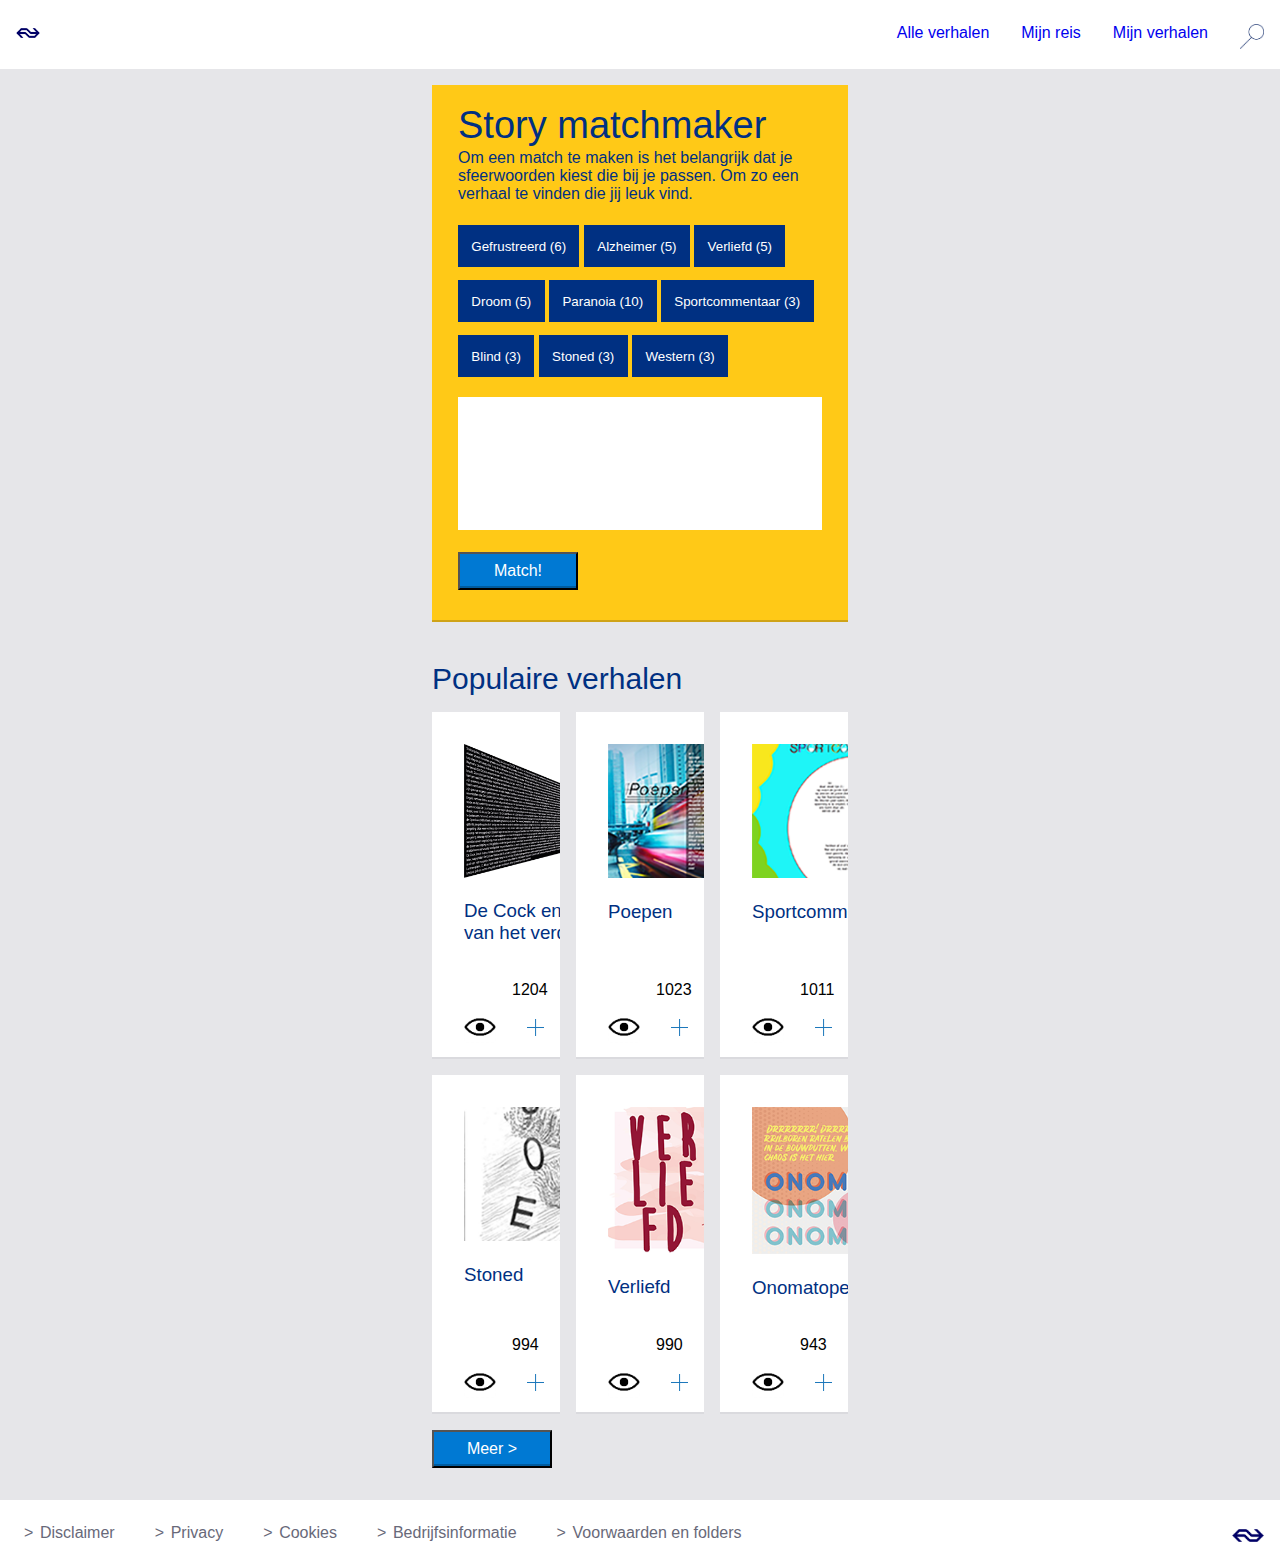
<file: index.html>
<!DOCTYPE html>
<html lang="en">
<head>
    <meta charset="UTF-8">
    <meta name="viewport" content="initial-scale=1">
    <link rel="stylesheet" href="style.css">
    <title>Overzichtspagina verhalenwebsite | NS</title>
</head>
<body>
    <header>
        <nav>
            <ul>
                <li id="li"><a href="https://www.ns.nl/"><img src="images/nskopie.png" alt="NS logo"></a></li>
                <li><a href="index.html">Alle verhalen</a></li>
                <li><a href="inloggen.html">Mijn reis</a></li>
                <li><a href="mijnverhalenleeg.html">Mijn verhalen</a></li>
                <li><a href="mijnverhalen.html"><img src="images/zoekkopie.png" alt="zoek knop"></a></li>
            </ul>
        </nav>
    </header>
    <main>
        <form action="match.html">
            <fieldset>
                <legend>Story matchmaker</legend>
                <p>Om een match te maken is het belangrijk dat je sfeerwoorden kiest die bij je passen. Om zo een verhaal te vinden die jij leuk vind.</p>
                <button>Gefrustreerd (6)</button>
                <button>Alzheimer (5)</button>
                <button formaction="matchmaker.html">Verliefd (5)</button>
                <!--                formaction om de flow te kunnen laten zien-->
                <button>Droom (5)</button>
                <button>Paranoia (10)</button>
                <button>Sportcommentaar (3)</button>
                <button>Blind (3)</button>
                <button>Stoned (3)</button>
                <button>Western (3)</button> <br>
                <label for="shadow"></label>
                <input type="text" id="shadow"> <br>
                <input type="submit" value="Match!"> <br>
            </fieldset>
        </form>
        <section>
            <h2>Populaire verhalen</h2>
            <article>
                <a href="verhaal.html">
                    <img src="images/sscreen.png" alt="Rusteloos verhaal">
                    <h3>De Cock en het raadsel van het verdwenen boek</h3>
                    </a>
                <footer>
                    <p><img src="images/oogkopie.png" alt="oog"> <span>1204</span></p>
                    <button>_</button>
                </footer>
            </article>
            <article>
                <a href="">
                    <img src="images/taufieq.png" alt="Poepen">
                    <h3>Poepen</h3>
                    </a>
                <footer>
                    <p><img src="images/oogkopie.png" alt="oog"> <span>1023</span></p>
                    <button>_</button>
                </footer>
            </article>
            <article>
                <a href="">
                        <img src="images/sharief.png" alt="Sportcommentaar">
                        <h3>Sportcommentaar</h3>
                        </a>
                <footer>
                    <p><img src="images/oogkopie.png" alt="oog"> <span>1011</span></p>
                    <button>_</button>
                </footer>
            </article>
            <article>
                <a href="verhaal.html">
                        <img src="images/nadia.png" alt="Stoned">
                        <h3>Stoned</h3>
                        </a>
                <footer>
                    <p><img src="images/oogkopie.png" alt="oog"> <span>994</span></p>
                    <button>_</button>
                </footer>
            </article>
            <article>
                <a href="">
                        <img src="images/marissa.png" alt="Verliefd">
                        <h3>Verliefd</h3>
                        </a>
                <footer>
                    <p><img src="images/oogkopie.png" alt="oog"> <span>990</span> </p>
                    <button>_</button>
                </footer>
            </article>
            <article>
                <a href="">
                        <img src="images/violet.png" alt="Onomatopee">
                        <h3>Onomatopee</h3>
                        </a>
                <footer>
                    <p><img src="images/oogkopie.png" alt="oog"> <span>943</span></p>
                    <button>_</button>
                </footer>
            </article>
            <button>Meer</button>
        </section>
    </main>
    <footer>
        <ul>
            <li><a href="https://www.ns.nl/disclaimer.html">Disclaimer</a></li>
            <li><a href="https://www.ns.nl/privacy">Privacy</a></li>
            <li><a href="https://www.ns.nl/privacy/cookiebeleid.html">Cookies</a></li>
            <li><a href="https://www.ns.nl/bedrijfsinformatie.html">Bedrijfsinformatie</a></li>
            <li><a href="https://www.ns.nl/voorwaarden.html">Voorwaarden en folders</a></li>
            <a href="https://www.ns.nl/"><img src="images/nskopie.png" alt="NS logo"></a>
        </ul>
    </footer>
    <script src="script.js"></script>
</body>
</html>
</file>
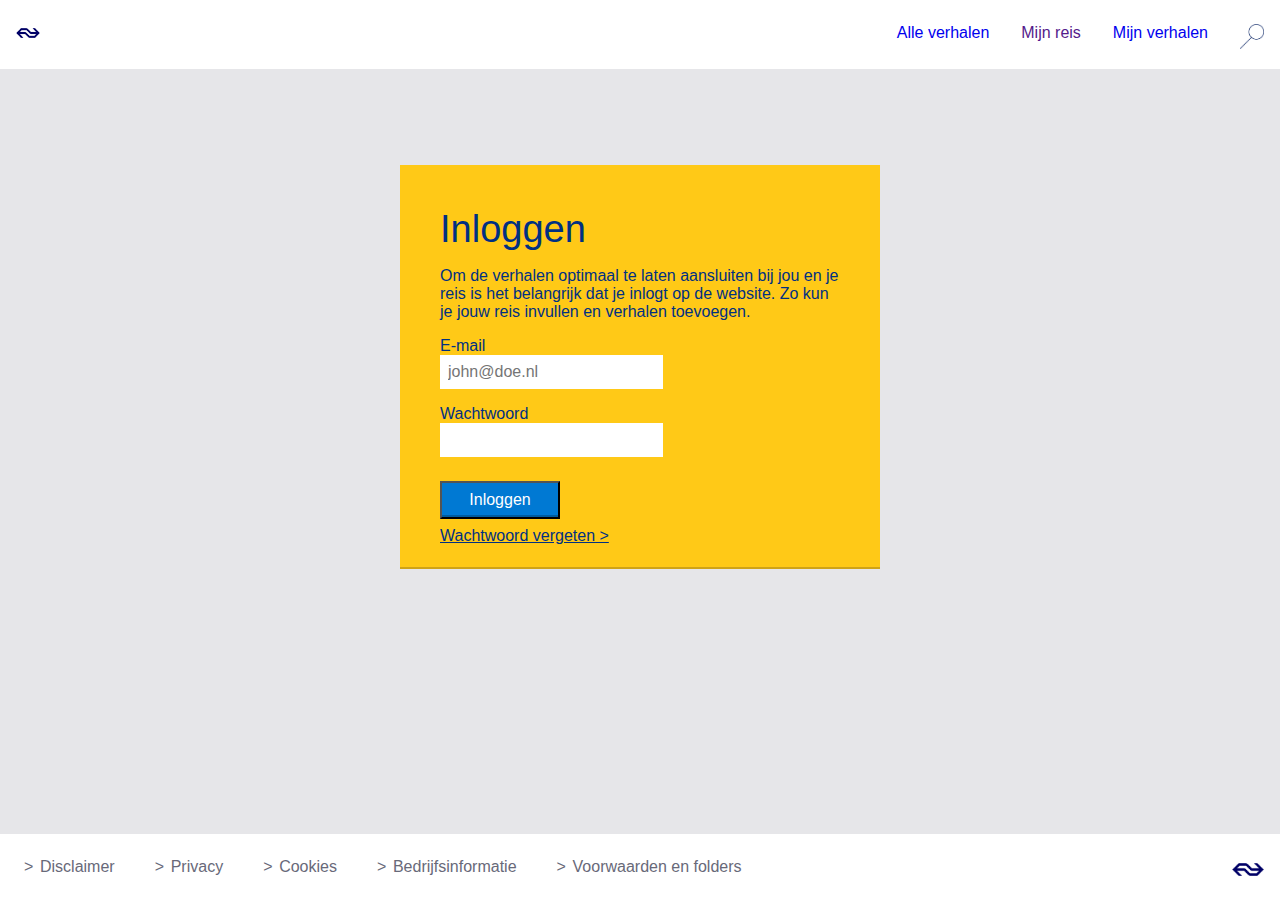
<file: inloggen.html>
<!DOCTYPE html>
<html lang="en">
<head>
    <meta charset="UTF-8">
    <meta name="viewport" content="initial-scale=1">
    <title>Inloggen | NS verhalen website</title>
    <link rel="stylesheet" href="style.css">
</head>
<body id="loginpage">
    <header>
        <nav>
            <ul>
                <li id="li"><a href="https://www.ns.nl/"><img src="images/nskopie.png" alt="NS logo"></a></li>
                <li><a href="index.html">Alle verhalen</a></li>
                <li><a href="">Mijn reis</a></li>
                <li><a href="mijnverhalen.html">Mijn verhalen</a></li>
                <li><a href=""><img src="images/zoekkopie.png" alt="zoek knop"></a></li>
            </ul>
        </nav>
    </header>
    <form action="inloggen.html" id="login">
        <fieldset>
            <legend>Inloggen</legend>
            <p>Om de verhalen optimaal te laten aansluiten bij jou en je reis is het belangrijk dat je inlogt op de website. Zo kun je jouw reis invullen en verhalen toevoegen.</p>
            <label for="email">E-mail</label> <br>
            <input type="email" id="email" placeholder="john@doe.nl" required> <br>
            <label for="wachtwoord">Wachtwoord</label> <br>
            <input type="password" id="wachtwoord" minlength="6" required> <br>
            <input type="submit" formaction="index.html" value="Inloggen"> <br>
            <a href="index.html">Wachtwoord vergeten</a>
        </fieldset>
    </form>
    <footer>
        <ul>
            <li><a href="https://www.ns.nl/disclaimer.html">Disclaimer</a></li>
            <li><a href="https://www.ns.nl/privacy">Privacy</a></li>
            <li><a href="https://www.ns.nl/privacy/cookiebeleid.html">Cookies</a></li>
            <li><a href="https://www.ns.nl/bedrijfsinformatie.html">Bedrijfsinformatie</a></li>
            <li><a href="https://www.ns.nl/voorwaarden.html">Voorwaarden en folders</a></li>
            <a href="https://www.ns.nl/"><img src="images/nskopie.png" alt="NS logo"></a>
        </ul>
    </footer>
    <script src="script.js"></script>
</body>
</html>
</file>
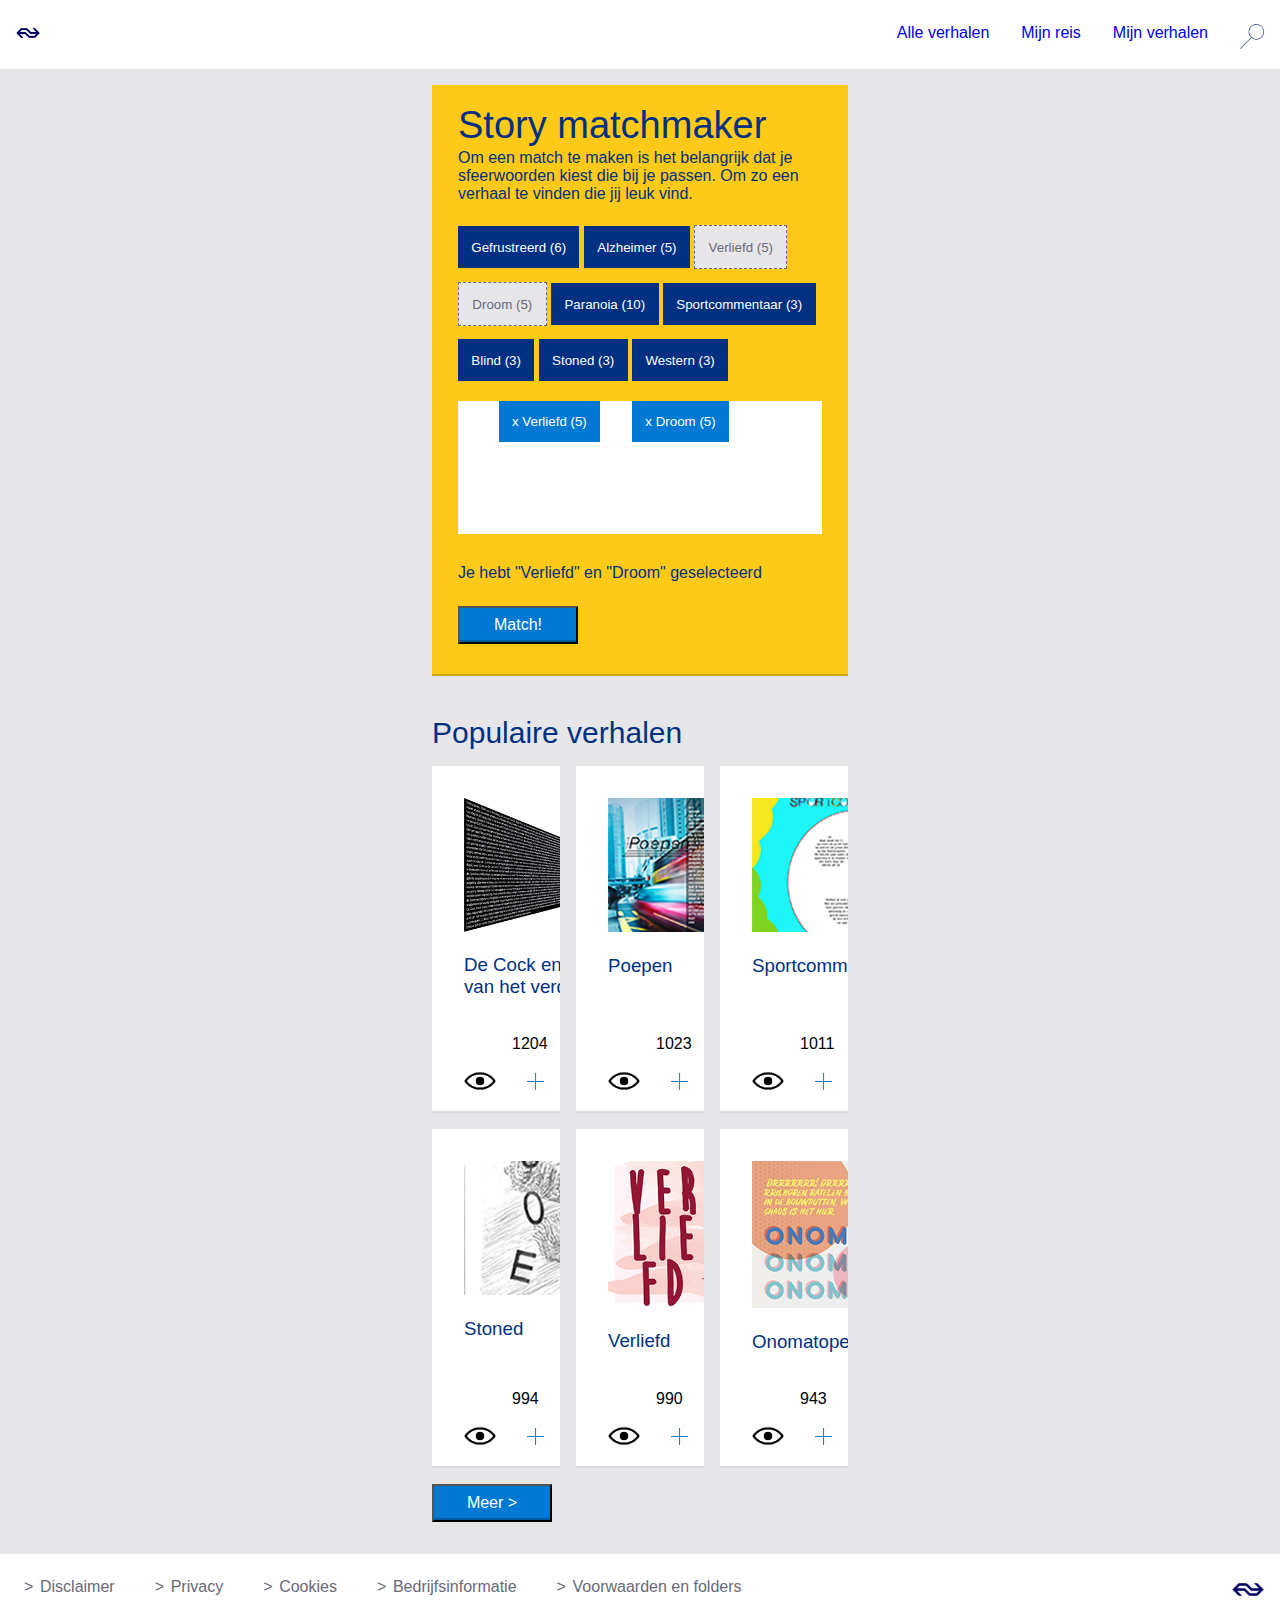
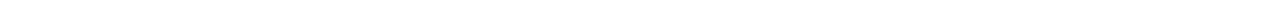
<file: matchmaker.html>
<!DOCTYPE html>
<html lang="en">
<head>
    <meta charset="UTF-8">
    <meta name="viewport" content="initial-scale=1">
    <link rel="stylesheet" href="style.css">
    <title>Overzichtspagina verhalenwebsite | NS</title>
</head>
<body>
    <header>
        <nav>
            <ul>
                <li id="li"><a href="https://www.ns.nl/"><img src="images/nskopie.png" alt="NS logo"></a></li>
                <li><a href="index.html">Alle verhalen</a></li>
                <li><a href="inloggen.html">Mijn reis</a></li>
                <li><a href="mijnverhalen.html">Mijn verhalen</a></li>
                <li><a href=""><img src="images/zoekkopie.png" alt="zoek knop"></a></li>
            </ul>
        </nav>
    </header>
    <main>
        <form action="match.html" class="matchmaker">
            <fieldset>
                <legend>Story matchmaker</legend>
                <p>Om een match te maken is het belangrijk dat je sfeerwoorden kiest die bij je passen. Om zo een verhaal te vinden die jij leuk vind.</p>
                <button>Gefrustreerd (6)</button>
                <button>Alzheimer (5)</button>
                <button class="loved">Verliefd (5)</button>
                <button id="love" formaction="index.html">x Verliefd (5)</button>
                <button class="loved">Droom (5)</button>
                <button id="dream" formaction="index.html">x Droom (5)</button>
                <button>Paranoia (10)</button>
                <button>Sportcommentaar (3)</button>
                <button>Blind (3)</button>
                <button>Stoned (3)</button>
                <button>Western (3)</button> <br>
                <label for="shadow"></label>
                <input type="text" id="shadow"> <br>
                <p>Je hebt "Verliefd" en "Droom" geselecteerd</p>
                <input type="submit" formaction="matchresultaten.html" value="Match!"> <br>
            </fieldset>
        </form>
        <section>
            <h2>Populaire verhalen</h2>
            <article>
                <a href="verhaal.html">
                    <img src="images/sscreen.png" alt="Rusteloos verhaal">
                    <h3>De Cock en het raadsel van het verdwenen boek</h3>
                    </a>
                <footer>
                    <p><img src="images/oogkopie.png" alt="oog"> <span>1204</span></p>
                    <button>_</button>
                </footer>
            </article>
            <article>
                <a href="">
                    <img src="images/taufieq.png" alt="Poepen">
                    <h3>Poepen</h3>
                    </a>
                <footer>
                    <p><img src="images/oogkopie.png" alt="oog"> <span>1023</span></p>
                    <button>_</button>
                </footer>
            </article>
            <article>
                <a href="">
                        <img src="images/sharief.png" alt="Sportcommentaar">
                        <h3>Sportcommentaar</h3>
                        </a>
                <footer>
                    <p><img src="images/oogkopie.png" alt="oog"> <span>1011</span></p>
                    <button>_</button>
                </footer>
            </article>
            <article>
                <a href="verhaal.html">
                        <img src="images/nadia.png" alt="Stoned">
                        <h3>Stoned</h3>
                        </a>
                <footer>
                    <p><img src="images/oogkopie.png" alt="oog"> <span>994</span></p>
                    <button>_</button>
                </footer>
            </article>
            <article>
                <a href="">
                        <img src="images/marissa.png" alt="Verliefd">
                        <h3>Verliefd</h3>
                        </a>
                <footer>
                    <p><img src="images/oogkopie.png" alt="oog"> <span>990</span> </p>
                    <button>_</button>
                </footer>
            </article>
            <article>
                <a href="">
                        <img src="images/violet.png" alt="Onomatopee">
                        <h3>Onomatopee</h3>
                        </a>
                <footer>
                    <p><img src="images/oogkopie.png" alt="oog"> <span>943</span></p>
                    <button>_</button>
                </footer>
            </article>

            <button>Meer</button>
        </section>
    </main>
    <footer>
        <ul>
            <li><a href="https://www.ns.nl/disclaimer.html">Disclaimer</a></li>
            <li><a href="https://www.ns.nl/privacy">Privacy</a></li>
            <li><a href="https://www.ns.nl/privacy/cookiebeleid.html">Cookies</a></li>
            <li><a href="https://www.ns.nl/bedrijfsinformatie.html">Bedrijfsinformatie</a></li>
            <li><a href="https://www.ns.nl/voorwaarden.html">Voorwaarden en folders</a></li>
            <a href="https://www.ns.nl/"><img src="images/nskopie.png" alt="NS logo"></a>
        </ul>
    </footer>
    <script src="script.js"></script>
</body>
</html>
</file>
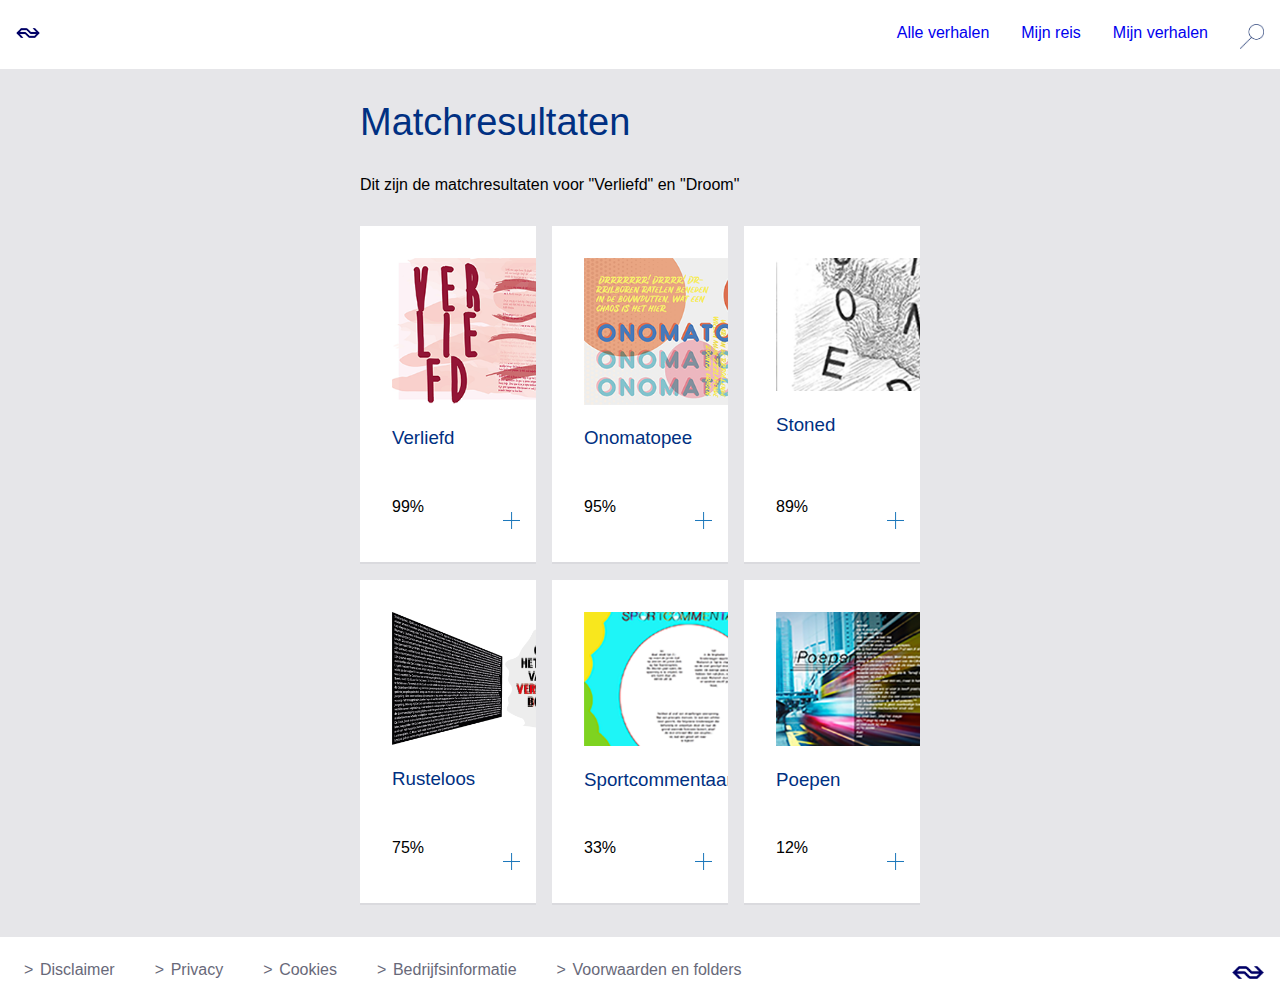
<file: matchresultaten.html>
<!DOCTYPE html>
<html lang="en">
<head>
    <meta charset="UTF-8">
    <meta name="viewport" content="initial-scale=1">
    <link rel="stylesheet" href="style.css">
    <title>Matchresultaten</title>
</head>
<body id="matchresults">
    <header>
        <nav>
            <ul>
                <li id="li"><a href="https://www.ns.nl/"><img src="images/nskopie.png" alt="NS logo"></a></li>
                <li><a href="index.html">Alle verhalen</a></li>
                <li><a href="inloggen.html">Mijn reis</a></li>
                <li><a href="mijnverhalen.html">Mijn verhalen</a></li>
                <li><a href=""><img src="images/zoekkopie.png" alt="zoek knop"></a></li>
            </ul>
        </nav>
    </header>
    <section>
        <h1>Matchresultaten</h1>
        <p>Dit zijn de matchresultaten voor "Verliefd" en "Droom"</p>
        <article>
            <a href="verhaal.html">
                    <img src="images/marissa.png" alt="Verliefd">
                    <h3>Verliefd</h3>
            </a>
            <footer>
                <p><span>99%</span></p>
                <button>_</button>
            </footer>
        </article>
        <article>
            <a href="">
                        <img src="images/violet.png" alt="Onomatopee">
                        <h3>Onomatopee</h3>
            </a>
            <footer>
                <p><span>95%</span></p>
                <button>_</button>
            </footer>
        </article>
        <article>
            <a href="verhaal.html">
                        <img src="images/nadia.png" alt="Stoned">
                        <h3>Stoned</h3>
            </a>
            <footer>
                <p><span>89%</span></p>
                <button>_</button>
            </footer>
        </article>
        <article>
            <a href="">
                        <img src="images/sscreen.png" alt="Rusteloos">
                        <h3>Rusteloos</h3>
            </a>
            <footer>
                <p><span>75%</span> </p>
                <button>_</button>
            </footer>
        </article>
        <article>
            <a href="">
                        <img src="images/sharief.png" alt="Sportcommentaar">
                        <h3>Sportcommentaar</h3>
            </a>
            <footer>
                <p><span>33%</span></p>
                <button>_</button>
            </footer>
        </article>
        <article>
            <a href="">
                    <img src="images/taufieq.png" alt="Poepen">
                    <h3>Poepen</h3>
            </a>
            <footer>
                <p><span>12%</span></p>
                <button>_</button>
            </footer>
        </article>
    </section>
    <footer>
        <ul>
            <li><a href="https://www.ns.nl/disclaimer.html">Disclaimer</a></li>
            <li><a href="https://www.ns.nl/privacy">Privacy</a></li>
            <li><a href="https://www.ns.nl/privacy/cookiebeleid.html">Cookies</a></li>
            <li><a href="https://www.ns.nl/bedrijfsinformatie.html">Bedrijfsinformatie</a></li>
            <li><a href="https://www.ns.nl/voorwaarden.html">Voorwaarden en folders</a></li>
            <a href="https://www.ns.nl/"><img src="images/nskopie.png" alt="NS logo"></a>
        </ul>
    </footer>
    <script src="script.js"></script>
</body>

</html>
</file>
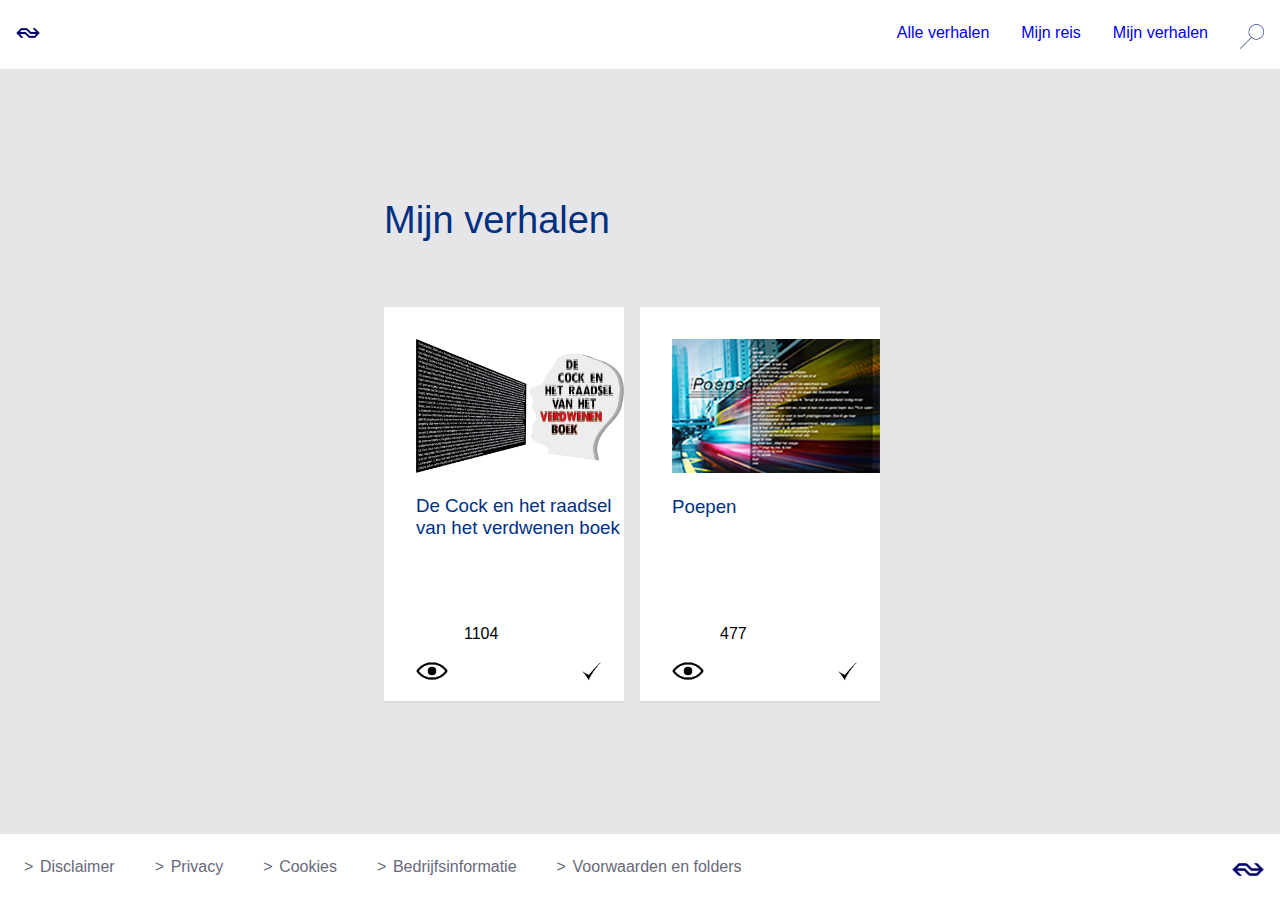
<file: mijnverhalen.html>
<!DOCTYPE html>
<html lang="en">
<head>
    <meta charset="UTF-8">
    <meta name="viewport" content="initial-scale=1">
    <link rel="stylesheet" href="style.css">
    <title>Mijn verhalen</title>
</head>
<body id="mystories">
    <header>
        <nav>
            <ul>
                <li id="li"><a href="https://www.ns.nl/"><img src="images/nskopie.png" alt="NS logo"></a></li>
                <li><a href="index.html">Alle verhalen</a></li>
                <li><a href="inloggen.html">Mijn reis</a></li>
                <li><a href="mijnverhalen.html">Mijn verhalen</a></li>
                <li><a href=""><img src="images/zoekkopie.png" alt="zoek knop"></a></li>
            </ul>
        </nav>
    </header>
    <section>
        <h1>Mijn verhalen</h1>
        <article>
            <a href="verhaal.html">
                    <img src="images/sscreen.png" alt="Rusteloos verhaal">
                    <h3>De Cock en het raadsel van het verdwenen boek</h3>
                    </a>
            <footer>
                <p><img src="images/oogkopie.png" alt="oog"> <span>1104</span></p>
                <button class="show">_</button>
            </footer>
        </article>
        <article>
            <a href="">
                    <img src="images/taufieq.png" alt="Poepen">
                    <h3>Poepen</h3>
                    </a>
            <footer>
                <p><img src="images/oogkopie.png" alt="oog"> <span>477</span></p>
                <button class="show">_</button>
            </footer>
        </article>
    </section>
    <footer>
        <ul>
            <li><a href="https://www.ns.nl/disclaimer.html">Disclaimer</a></li>
            <li><a href="https://www.ns.nl/privacy">Privacy</a></li>
            <li><a href="https://www.ns.nl/privacy/cookiebeleid.html">Cookies</a></li>
            <li><a href="https://www.ns.nl/bedrijfsinformatie.html">Bedrijfsinformatie</a></li>
            <li><a href="https://www.ns.nl/voorwaarden.html">Voorwaarden en folders</a></li>
            <a href="https://www.ns.nl/"><img src="images/nskopie.png" alt="NS logo"></a>
        </ul>
    </footer>
    <script src="script.js"></script>
</body>
</html>
</file>
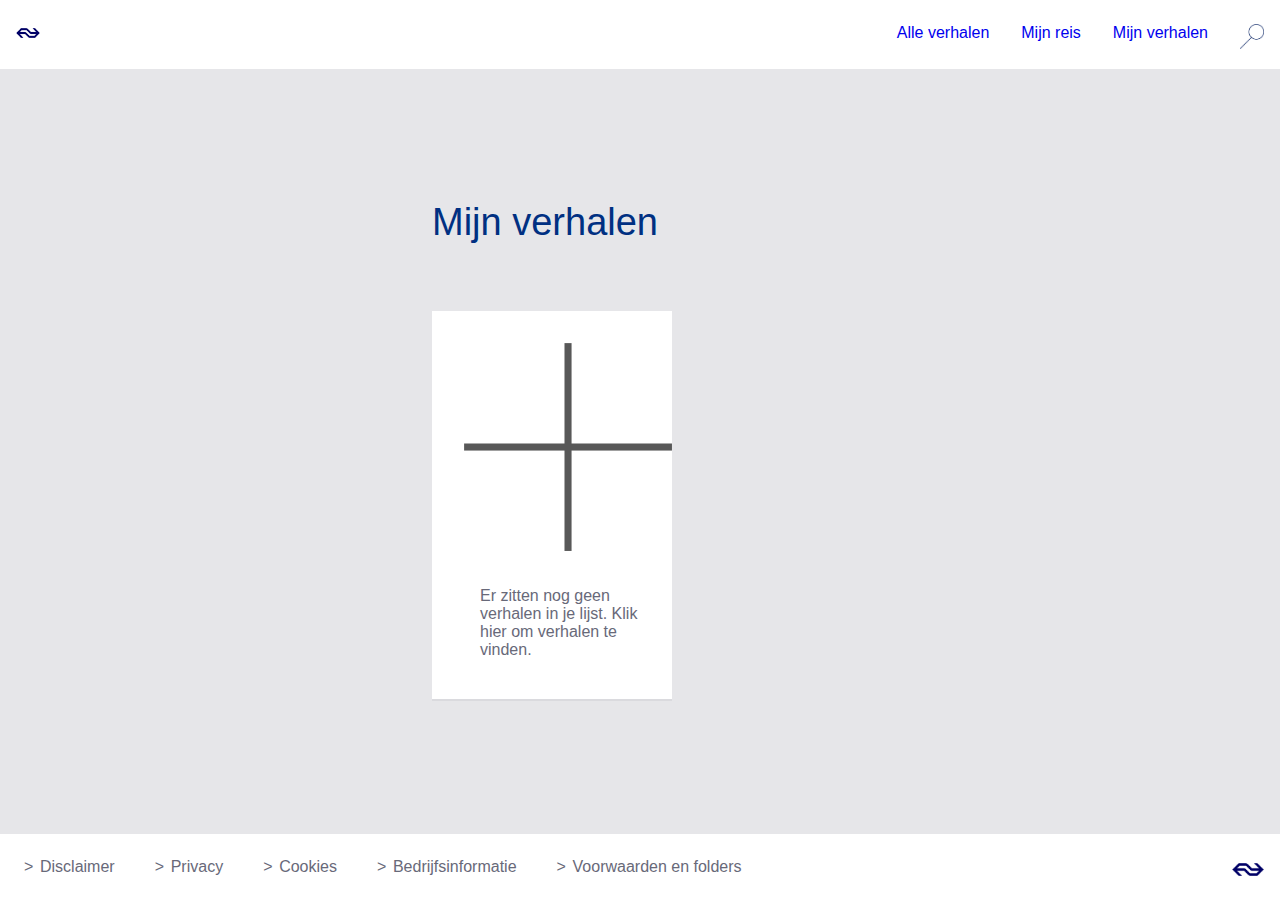
<file: mijnverhalenleeg.html>
<!DOCTYPE html>
<html lang="en">
<head>
    <meta charset="UTF-8">
    <meta name="viewport" content="initial-scale=1">
    <link rel="stylesheet" href="style.css">
    <title>Mijn verhalen</title>
</head>
<body id="mystories">
    <header>
        <nav>
            <ul>
                <li id="li"><a href="https://www.ns.nl/"><img src="images/nskopie.png" alt="NS logo"></a></li>
                <li><a href="index.html">Alle verhalen</a></li>
                <li><a href="inloggen.html">Mijn reis</a></li>
                <li><a href="mijnverhalen.html">Mijn verhalen</a></li>
                <li><a href=""><img src="images/zoekkopie.png" alt="zoek knop"></a></li>
            </ul>
        </nav>
    </header>
    <section id="emptystate">
        <h1>Mijn verhalen</h1>
        <article>
            <a href="index.html">
                    <img src="images/plussuper.png" alt="Toevoegen">
                <footer>
                    <p>Er zitten nog geen verhalen in je lijst. Klik hier om verhalen te vinden.</p>
                </footer>
                </a>
        </article>
    </section>
    <footer>
        <ul>
            <li><a href="https://www.ns.nl/disclaimer.html">Disclaimer</a></li>
            <li><a href="https://www.ns.nl/privacy">Privacy</a></li>
            <li><a href="https://www.ns.nl/privacy/cookiebeleid.html">Cookies</a></li>
            <li><a href="https://www.ns.nl/bedrijfsinformatie.html">Bedrijfsinformatie</a></li>
            <li><a href="https://www.ns.nl/voorwaarden.html">Voorwaarden en folders</a></li>
            <a href="https://www.ns.nl/"><img src="images/nskopie.png" alt="NS logo"></a>
        </ul>
    </footer>
    <script src="script.js"></script>
</body>
</html>
</file>
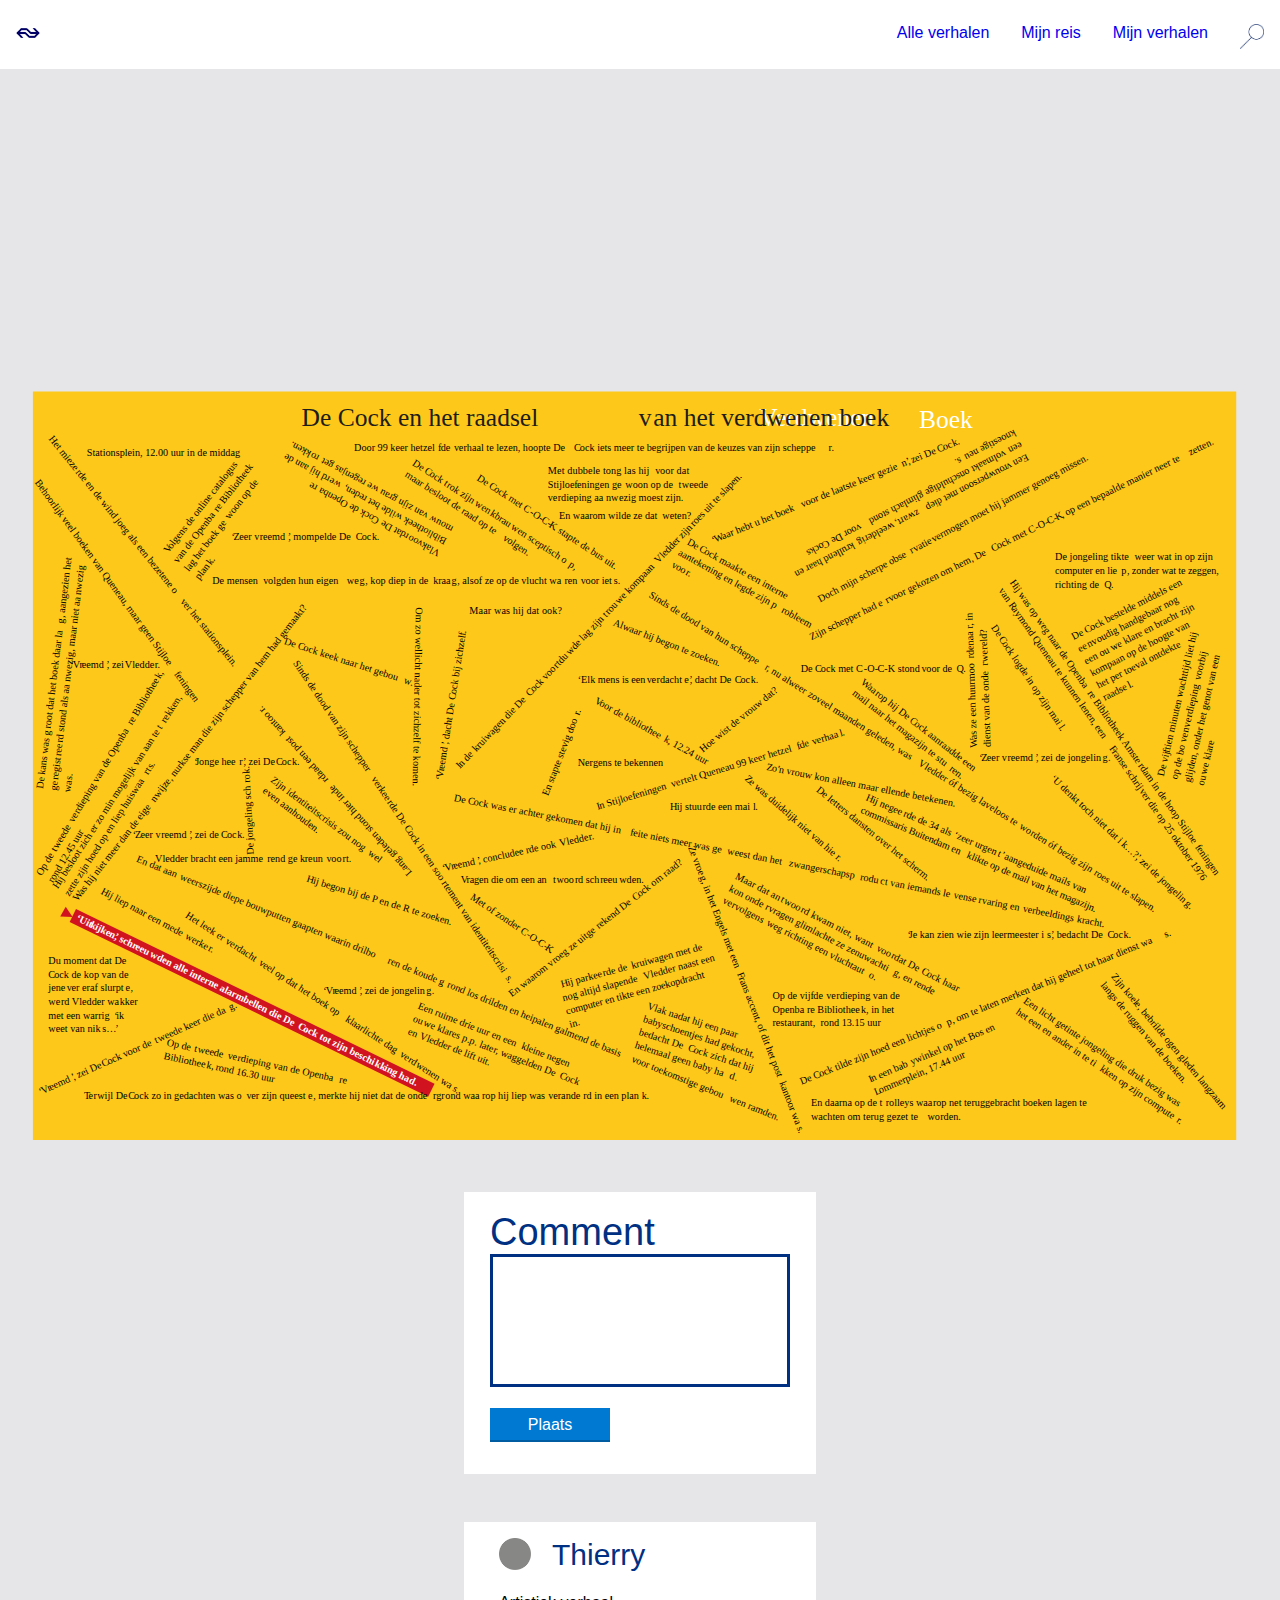
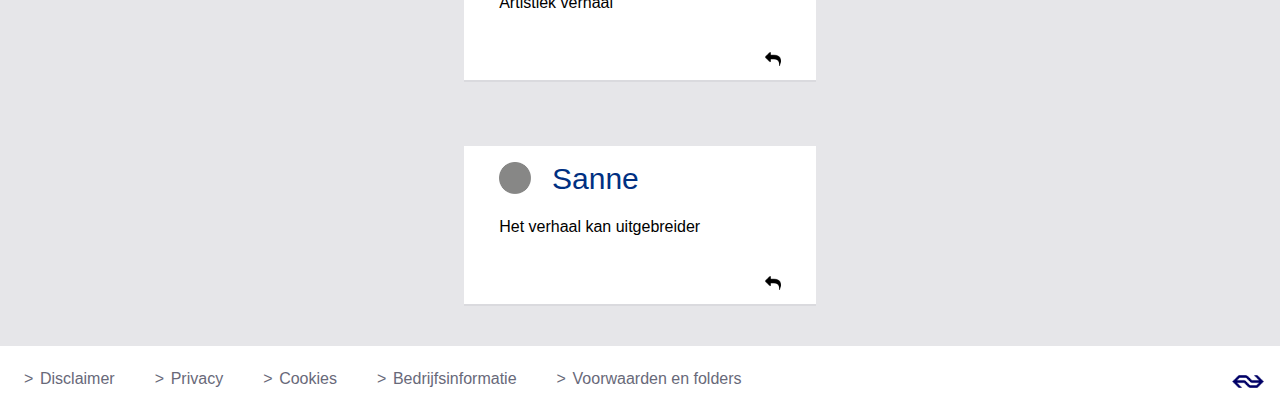
<file: verhaal 2.html>
<!DOCTYPE html>
<html lang="en">
<head>
    <meta charset="UTF-8">
    <meta name="viewport" content="initial-scale=1">
    <link rel="stylesheet" href="style.css">
    <title>De Cock en het raadsel van het verdwenen boek | NS</title>
</head>
<body id="storypage">
    <header>
        <nav>
            <ul>
                <li id="li"><a href="https://www.ns.nl/"><img src="images/nskopie.png" alt="NS logo"></a></li>
                <li><a href="index.html">Alle verhalen</a></li>
                <li><a href="inloggen.html">Mijn reis</a></li>
                <li><a href="mijnverhalen.html">Mijn verhalen</a></li>
                <li><a href=""><img src="images/zoekkopie.png" alt="zoek knop"></a></li>
            </ul>
        </nav>
    </header>
    <section class="story">
       <a href="verhaal%203.html"><img class="image1" src="images/rvS-2_Tekengebied%201.svg" alt="de cock en het raadsel"></a>
        <a href="verhaal%203.html"><img class="image2" src="images/rvM-5_Tekengebied%201.svg" alt="de cock en het raadsel"></a>
        <a href="verhaal%203.html" id="click"><img src="images/rvL-2_Tekengebied%201.svg" alt="de cock en het raadsel"></a>
    </section>
    <form action="match.html">
        <fieldset>
            <legend>Comment</legend>
            <label for="comment"></label>
            <input type="text" id="comment">
            <button type="submit" value="Plaats" id="trigger">Plaats</button>
        </fieldset>
    </form>
    <section>
        <article id="first">
            <img src="images/cirkel.png" alt="profiel cirkel">
            <h2>Ben</h2>
            <p>Wat een heerlijk verhaal!</p>
            <img src="images/reply.png" alt="Reageer button">
        </article>
        <article>
            <img src="images/cirkel.png" alt="profiel cirkel">
            <h2>Thierry</h2>
            <p>Artistiek verhaal</p>
            <img src="images/reply.png" alt="Reageer button">
        </article>
        <article>
            <img src="images/cirkel.png" alt="profiel cirkel">
            <h2>Sanne</h2>
            <p>Het verhaal kan uitgebreider</p>
            <img src="images/reply.png" alt="Reageer button">
        </article>
    </section>
    <footer>
        <ul>
            <li><a href="https://www.ns.nl/disclaimer.html">Disclaimer</a></li>
            <li><a href="https://www.ns.nl/privacy">Privacy</a></li>
            <li><a href="https://www.ns.nl/privacy/cookiebeleid.html">Cookies</a></li>
            <li><a href="https://www.ns.nl/bedrijfsinformatie.html">Bedrijfsinformatie</a></li>
            <li><a href="https://www.ns.nl/voorwaarden.html">Voorwaarden en folders</a></li>
            <a href="https://www.ns.nl/"><img src="images/nskopie.png" alt="NS logo"></a>
        </ul>
    </footer>
    <script src="script.js"></script>
</body>
</html>
</file>
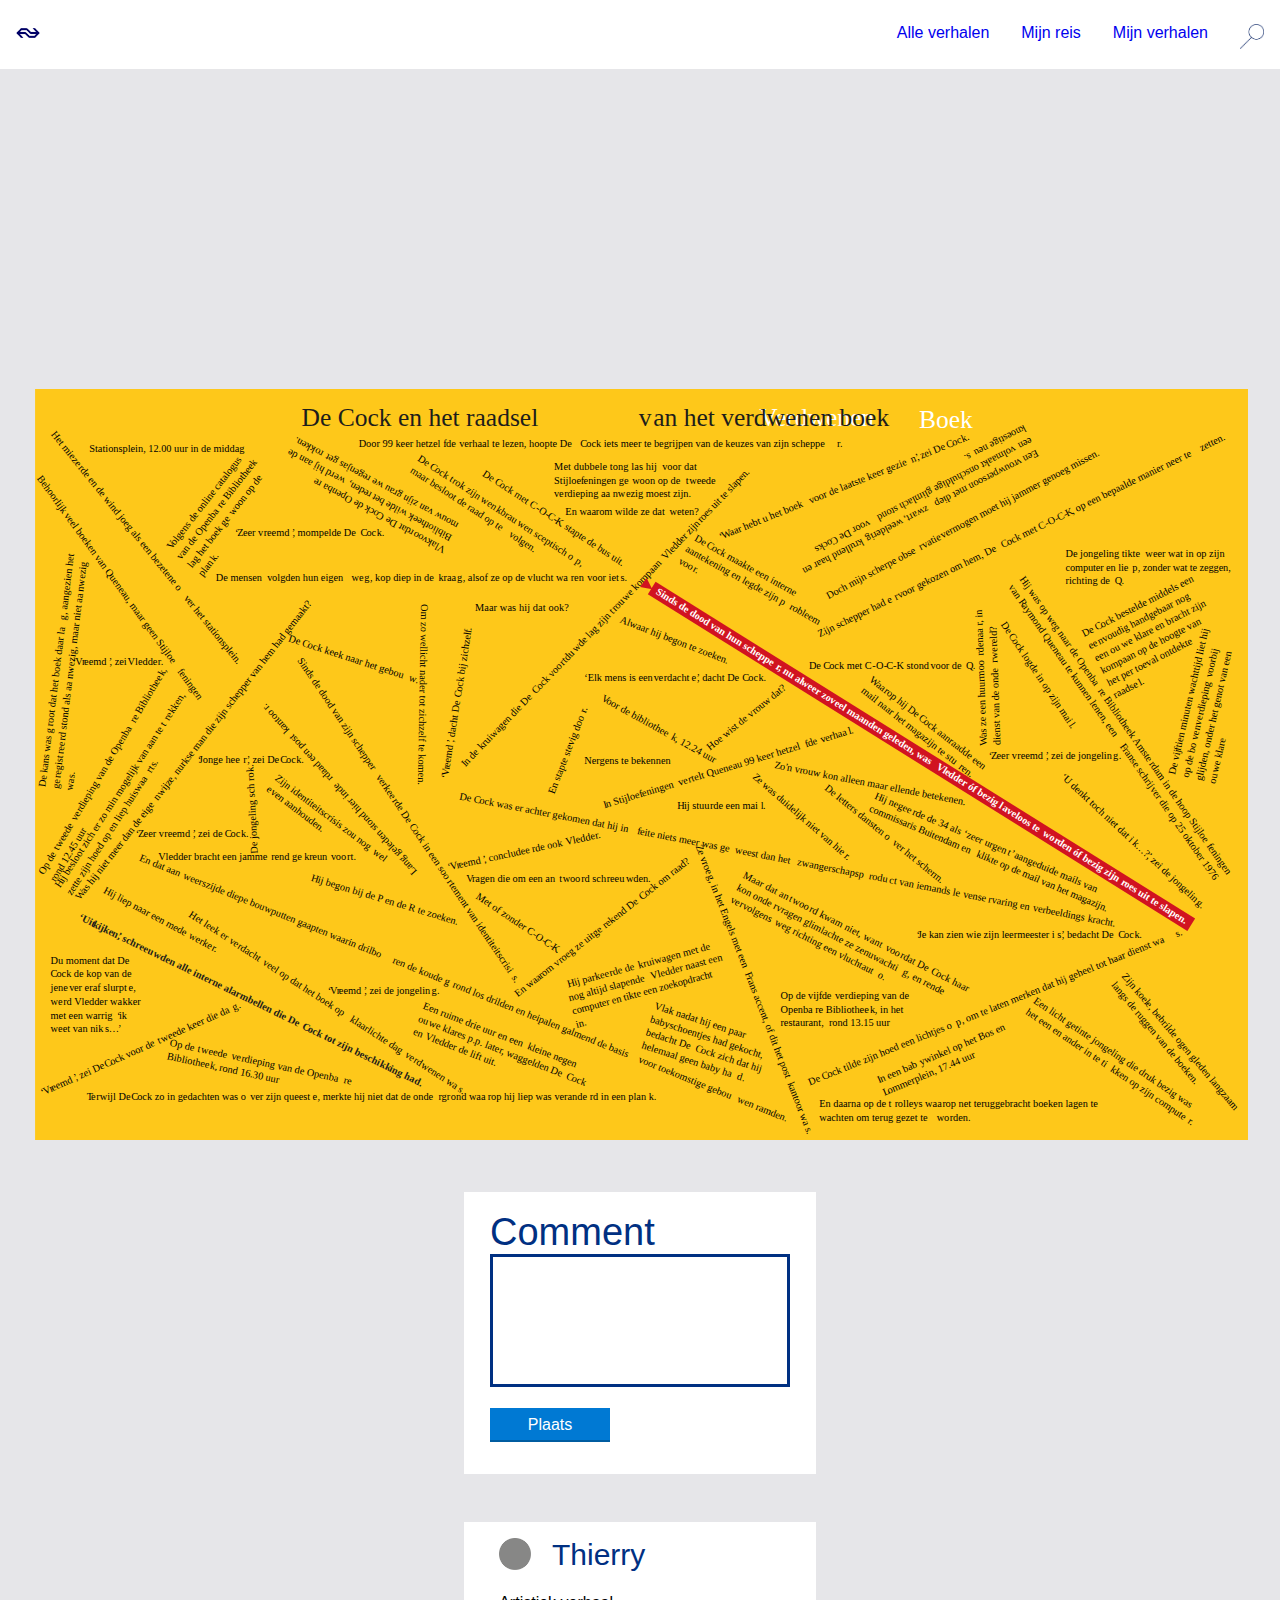
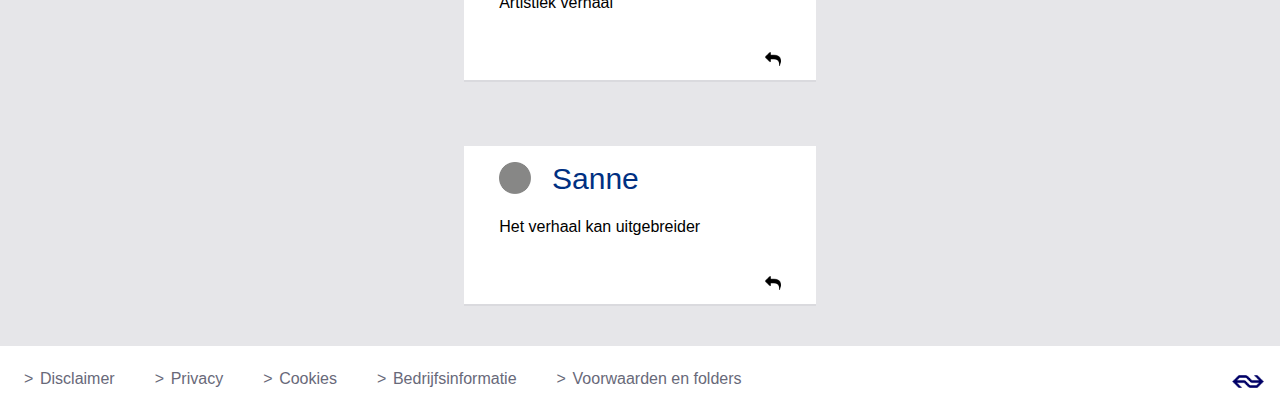
<file: verhaal 3.html>
<!DOCTYPE html>
<html lang="en">
<head>
    <meta charset="UTF-8">
    <meta name="viewport" content="initial-scale=1">
    <link rel="stylesheet" href="style.css">
    <title>De Cock en het raadsel van het verdwenen boek | NS</title>
</head>
<body id="storypage">
    <header>
        <nav>
            <ul>
                <li id="li"><a href="https://www.ns.nl/"><img src="images/nskopie.png" alt="NS logo"></a></li>
                <li><a href="index.html">Alle verhalen</a></li>
                <li><a href="inloggen.html">Mijn reis</a></li>
                <li><a href="mijnverhalen.html">Mijn verhalen</a></li>
                <li><a href=""><img src="images/zoekkopie.png" alt="zoek knop"></a></li>
            </ul>
        </nav>
    </header>
    <section class="story">
           <a href="verhaal%204.html"><img class="image1" src="images/rvS-3_Tekengebied%201.svg" alt="de cock en het raadsel"></a>
        <a href="verhaal%204.html"><img class="image2" src="images/rvM-3_Tekengebied%201.svg" alt="de cock en het raadsel"></a>
            <a href="verhaal%204.html" id="click"><img src="images/rvL-3_Tekengebied%201.svg" alt="de cock en het raadsel"></a>
    </section>
    <form action="match.html">
        <fieldset>
            <legend>Comment</legend>
            <label for="comment"></label>
            <input type="text" id="comment">
            <button type="submit" value="Plaats" id="trigger">Plaats</button>
        </fieldset>
    </form>
    <section>
        <article id="first">
            <img src="images/cirkel.png" alt="profiel cirkel">
            <h2>Ben</h2>
            <p>Wat een heerlijk verhaal!</p>
            <img src="images/reply.png" alt="Reageer button">
        </article>
        <article>
            <img src="images/cirkel.png" alt="profiel cirkel">
            <h2>Thierry</h2>
            <p>Artistiek verhaal</p>
            <img src="images/reply.png" alt="Reageer button">
        </article>
        <article>
            <img src="images/cirkel.png" alt="profiel cirkel">
            <h2>Sanne</h2>
            <p>Het verhaal kan uitgebreider</p>
            <img src="images/reply.png" alt="Reageer button">
        </article>
    </section>
    <footer>
        <ul>
            <li><a href="https://www.ns.nl/disclaimer.html">Disclaimer</a></li>
            <li><a href="https://www.ns.nl/privacy">Privacy</a></li>
            <li><a href="https://www.ns.nl/privacy/cookiebeleid.html">Cookies</a></li>
            <li><a href="https://www.ns.nl/bedrijfsinformatie.html">Bedrijfsinformatie</a></li>
            <li><a href="https://www.ns.nl/voorwaarden.html">Voorwaarden en folders</a></li>
            <a href="https://www.ns.nl/"><img src="images/nskopie.png" alt="NS logo"></a>
        </ul>
    </footer>
    <script src="script.js"></script>
</body>
</html>
</file>
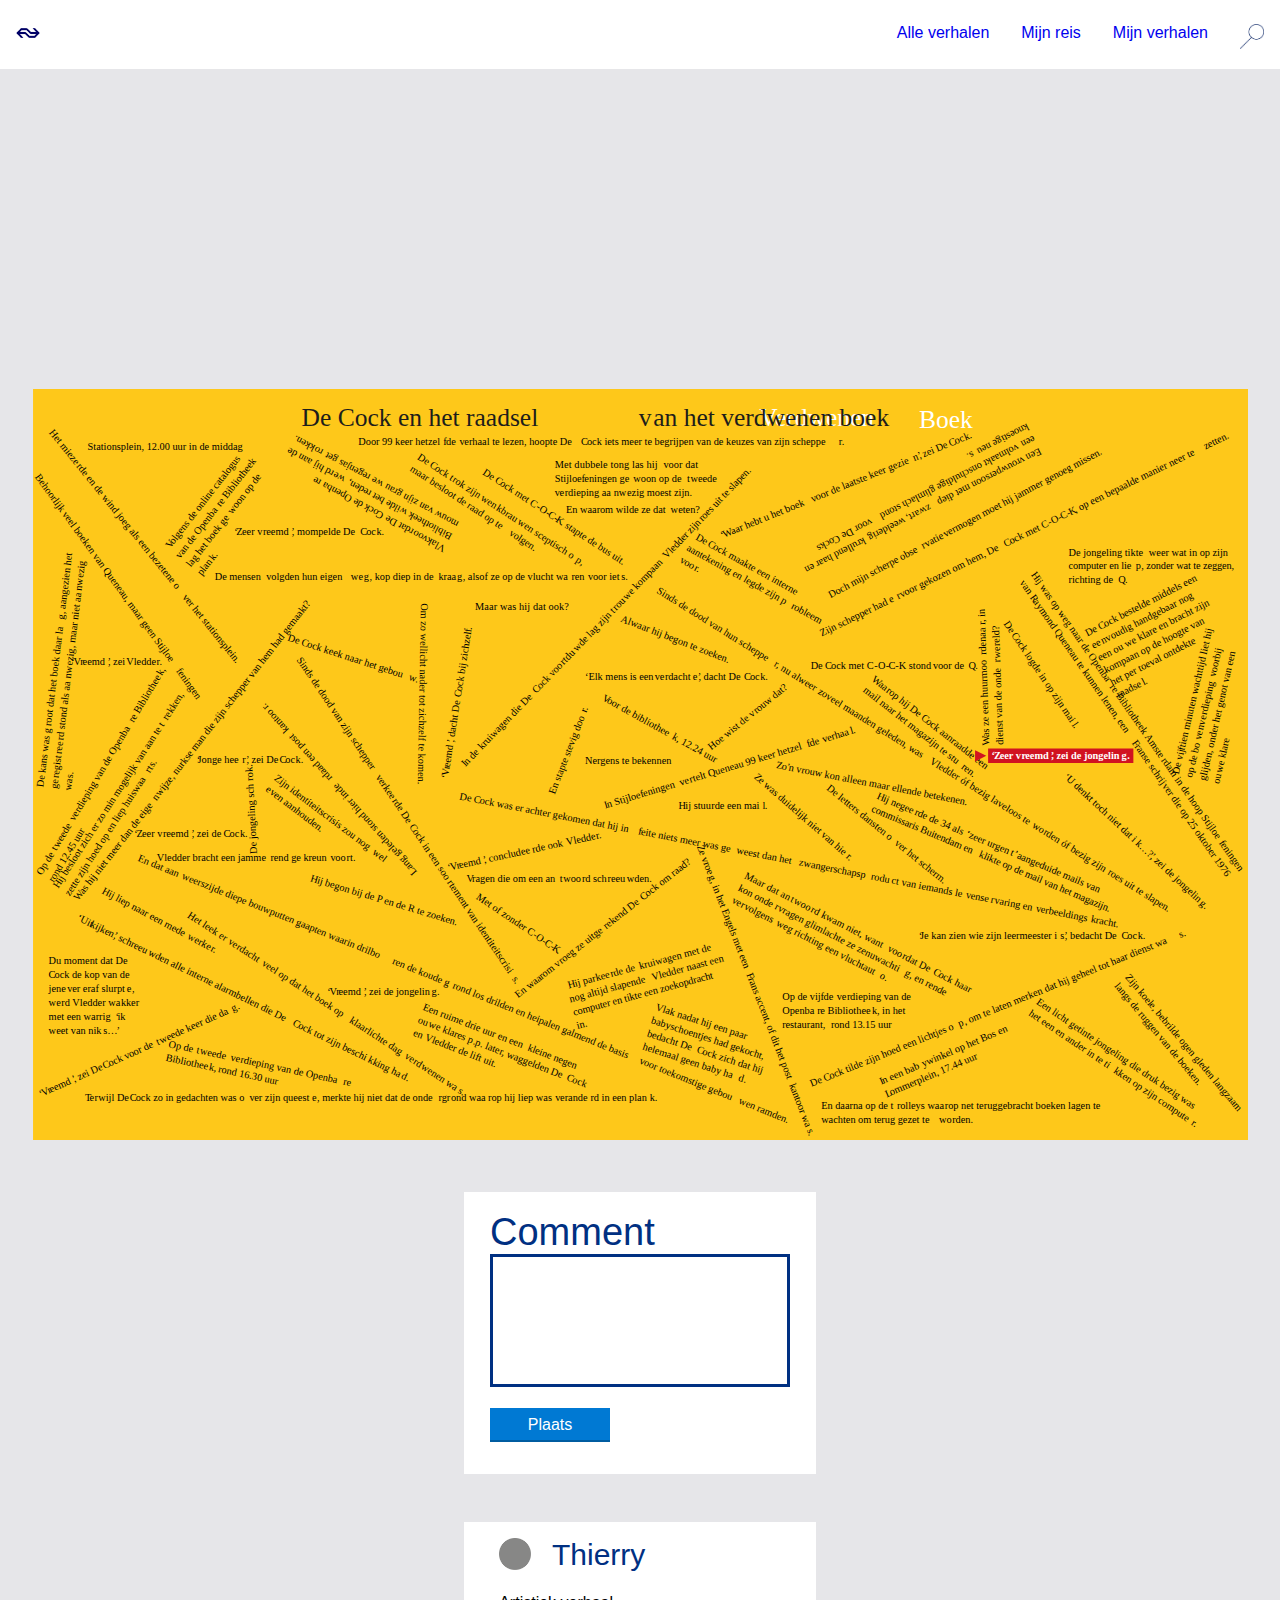
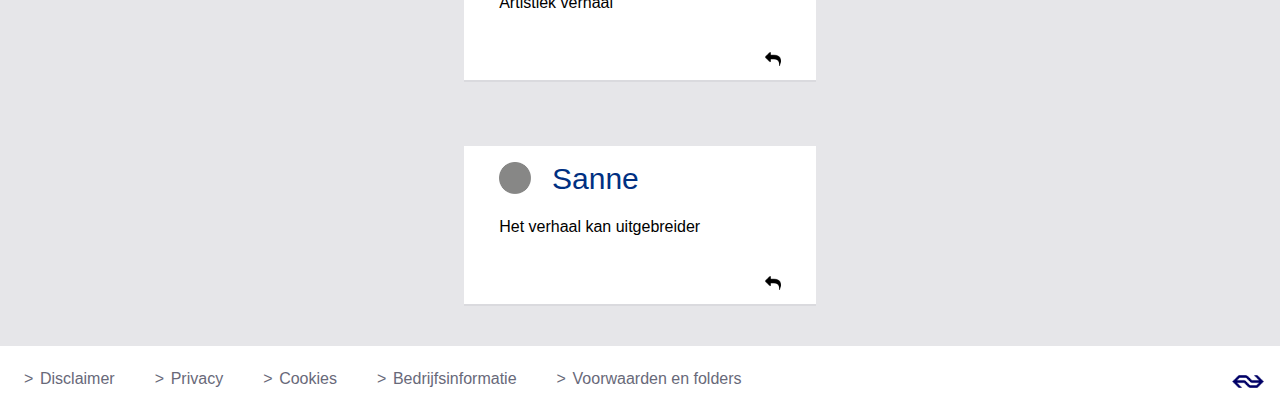
<file: verhaal 4.html>
<!DOCTYPE html>
<html lang="en">
<head>
    <meta charset="UTF-8">
    <meta name="viewport" content="initial-scale=1">
    <link rel="stylesheet" href="style.css">
    <title>De Cock en het raadsel van het verdwenen boek | NS</title>
</head>
<body id="storypage">
    <header>
        <nav>
            <ul>
                <li id="li"><a href="https://www.ns.nl/"><img src="images/nskopie.png" alt="NS logo"></a></li>
                <li><a href="index.html">Alle verhalen</a></li>
                <li><a href="inloggen.html">Mijn reis</a></li>
                <li><a href="mijnverhalen.html">Mijn verhalen</a></li>
                <li><a href=""><img src="images/zoekkopie.png" alt="zoek knop"></a></li>
            </ul>
        </nav>
    </header>
    <section class="story">
       <a href="verhaal.html"><img class="image1" src="images/rvS-4_Tekengebied%201.svg" alt="de cock en het raadsel"></a>
        <a href="verhaal.html"><img class="image2" src="images/rvM-4_Tekengebied%201.svg" alt="de cock en het raadsel"></a>
        <a href="verhaal.html" id="click"><img src="images/rvL-4_Tekengebied%201.svg" alt="de cock en het raadsel van het"></a>
    </section>
    <form action="match.html">
        <fieldset>
            <legend>Comment</legend>
            <label for="comment"></label>
            <input type="text" id="comment">
            <button type="submit" value="Plaats" id="trigger">Plaats</button>
        </fieldset>
    </form>
    <section>
        <article id="first">
            <img src="images/cirkel.png" alt="profiel cirkel">
            <h2>Ben</h2>
            <p>Wat een heerlijk verhaal!</p>
            <img src="images/reply.png" alt="Reageer button">
        </article>
        <article>
            <img src="images/cirkel.png" alt="profiel cirkel">
            <h2>Thierry</h2>
            <p>Artistiek verhaal</p>
            <img src="images/reply.png" alt="Reageer button">
        </article>
        <article>
            <img src="images/cirkel.png" alt="profiel cirkel">
            <h2>Sanne</h2>
            <p>Het verhaal kan uitgebreider</p>
            <img src="images/reply.png" alt="Reageer button">
        </article>
    </section>
    <footer>
        <ul>
            <li><a href="https://www.ns.nl/disclaimer.html">Disclaimer</a></li>
            <li><a href="https://www.ns.nl/privacy">Privacy</a></li>
            <li><a href="https://www.ns.nl/privacy/cookiebeleid.html">Cookies</a></li>
            <li><a href="https://www.ns.nl/bedrijfsinformatie.html">Bedrijfsinformatie</a></li>
            <li><a href="https://www.ns.nl/voorwaarden.html">Voorwaarden en folders</a></li>
            <a href="https://www.ns.nl/"><img src="images/nskopie.png" alt="NS logo"></a>
        </ul>
    </footer>
    <script src="script.js"></script>
</body>
</html>
</file>
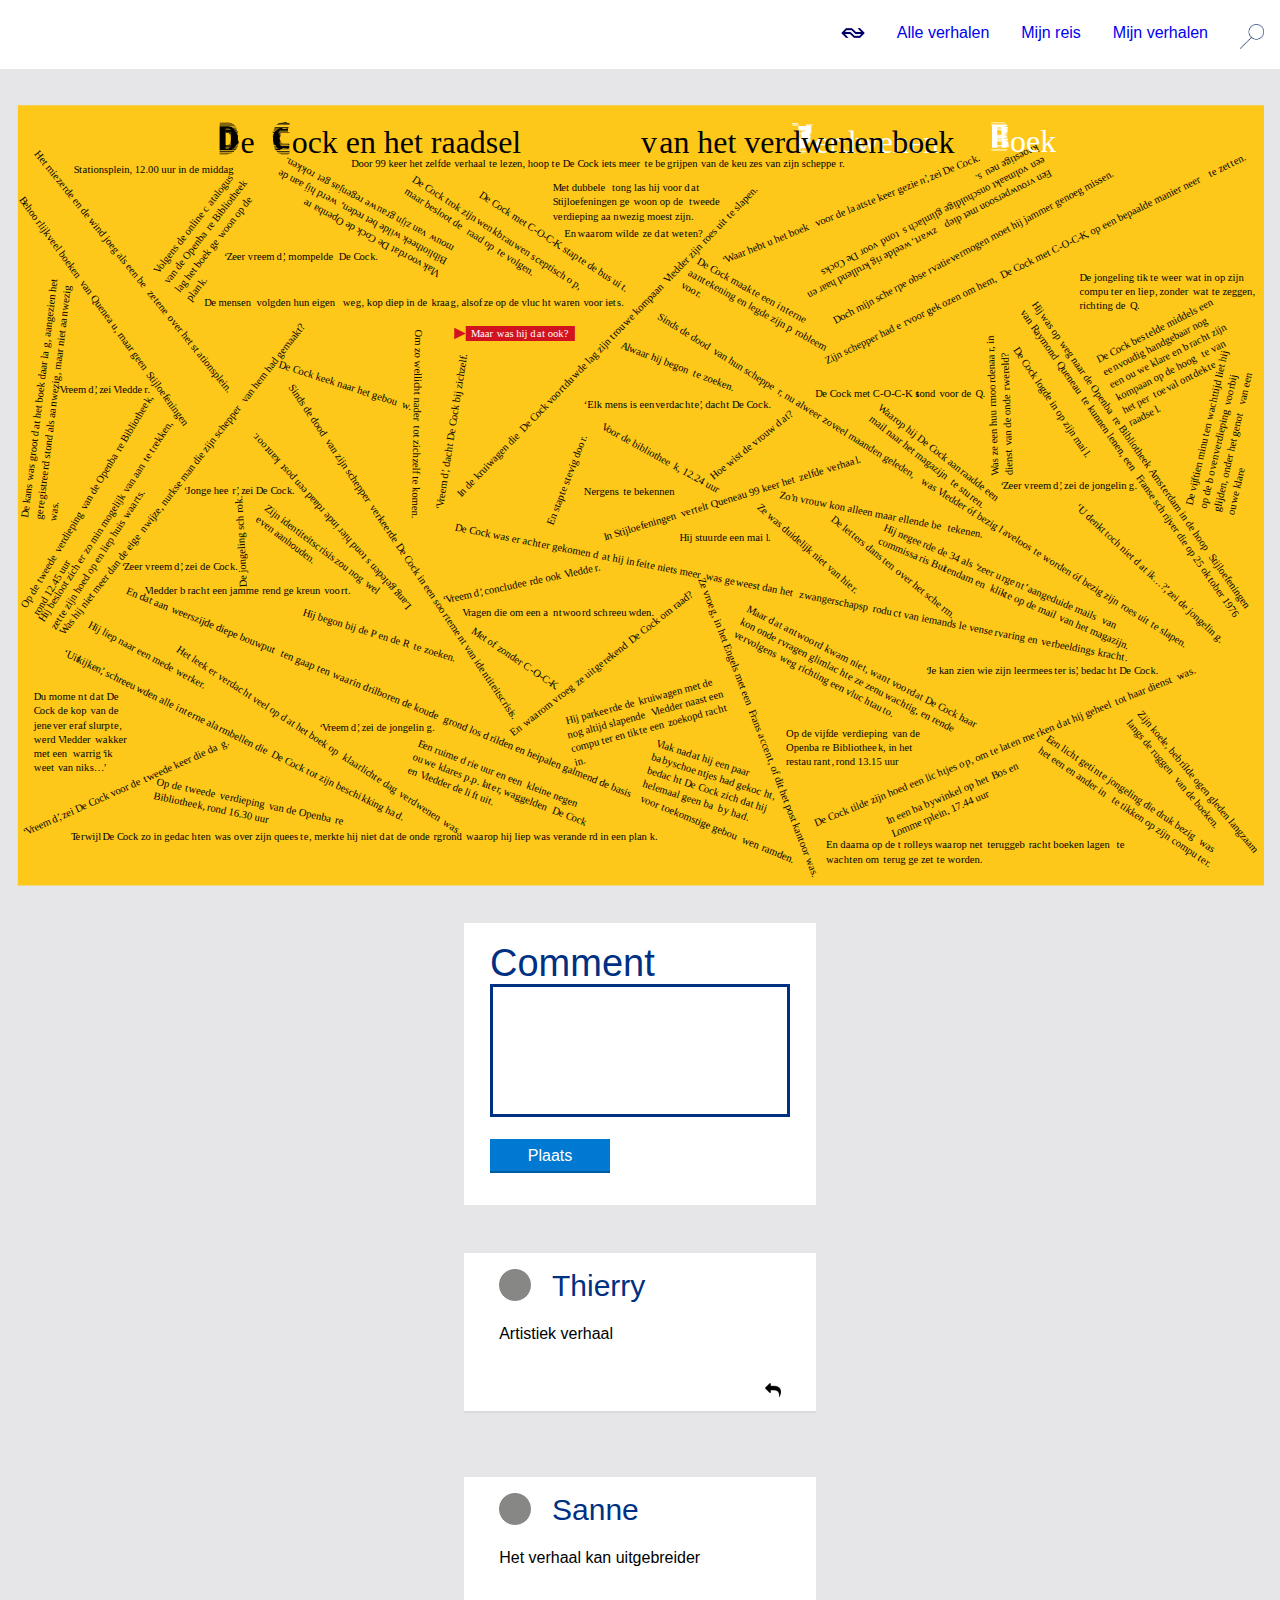
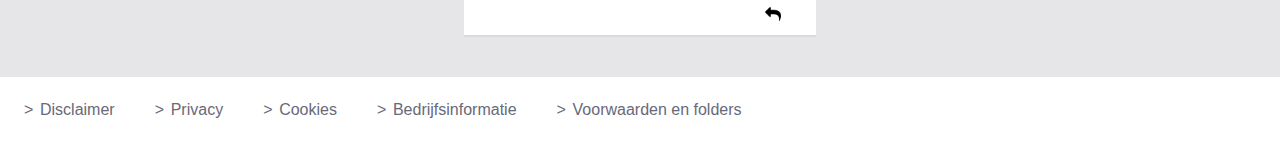
<file: verhaal.html>
<!DOCTYPE html>
<html lang="en">
<head>
    <meta charset="UTF-8">
    <meta name="viewport" content="initial-scale=1">
    <link rel="stylesheet" href="style.css">
    <title>De Cock en het raadsel van het verdwenen boek | NS</title>
</head>
<body id="storypage">
    <header>
        <nav>
            <ul>
                <li><a href="https://www.ns.nl/"><img src="images/nskopie.png" alt="NS logo"></a></li>
                <li><a href="index.html">Alle verhalen</a></li>
                <li><a href="inloggen.html">Mijn reis</a></li>
                <li><a href="mijnverhalen.html">Mijn verhalen</a></li>
                <li><a href=""><img src="images/zoekkopie.png" alt="zoek knop"></a></li>
            </ul>
        </nav>
    </header>
    <section class="story">
        <img class="image1" src="images/rvS.svg" alt="de cock en het raadsel">
        <img class="image2" src="images/rvM.svg" alt="de cock en het raadsel">
        <img class="image3" src="images/rvL.svg" alt="de cock en het raadsel">
    </section>
    <form action="match.html">
        <fieldset>
            <legend>Comment</legend>
            <label for="comment"></label>
            <input type="text" id="comment">
            <button type="submit" value="Plaats" id="trigger">Plaats</button>
        </fieldset>
    </form>
    <section>
        <article id="first">
            <img src="images/cirkel.png" alt="profiel cirkel">
            <h2>Ben</h2>
            <p>Wat een heerlijk verhaal!</p>
            <img src="images/reply.png" alt="Reageer button">
        </article>
        <article>
            <img src="images/cirkel.png" alt="profiel cirkel">
            <h2>Thierry</h2>
            <p>Artistiek verhaal</p>
            <img src="images/reply.png" alt="Reageer button">
        </article>
        <article>
            <img src="images/cirkel.png" alt="profiel cirkel">
            <h2>Sanne</h2>
            <p>Het verhaal kan uitgebreider</p>
            <img src="images/reply.png" alt="Reageer button">
        </article>
    </section>
    <footer>
        <ul>
            <li><a href="https://www.ns.nl/disclaimer.html">Disclaimer</a></li>
            <li><a href="https://www.ns.nl/privacy">Privacy</a></li>
            <li><a href="https://www.ns.nl/privacy/cookiebeleid.html">Cookies</a></li>
            <li><a href="https://www.ns.nl/bedrijfsinformatie.html">Bedrijfsinformatie</a></li>
            <li><a href="https://www.ns.nl/voorwaarden.html">Voorwaarden en folders</a></li>
        </ul>
    </footer>
    <script src="script.js"></script>
</body>
</html>
</file>
<file: style.css>
/*single column layout*/

* {
    box-sizing: border-box;
}

html {
    height: 100%;
}

body {
    background-color: #e6e6e9;
    font-family: myriad pro, sans-serif;
    margin: 0;
    min-height: 100%;
    display: flex;
    flex-direction: column;
}

#loginpage {
    display: block;
}

#loginpage legend {
    margin: 0;
}

#loginpage form {
    width: 30em;
}

#login {
    min-width: 16em;
    max-width: 40em;
    margin: 1em auto;
    padding: 1em;
}

#login > fieldset {
    margin: .5em 1.5em;
    padding: 0;
    min-width: 19em;
}

#login > legend {
    margin: .5em .75em;
}

#login > p {
    margin: 1em 1.5em;
    max-width: 30em;
}

.matchmaker {
    position: relative;
}

.loved {
    background-color: #e6e6e9;
    color: #686979;
    border: .125em;
    border-style: dashed;
    border-color: #686979;
}

#love {
    background-color: #0079d3;
    position: absolute;
    bottom: 17em;
    left: 5em;
}

#dream {
    background-color: #0079d3;
    position: absolute;
    bottom: 17em;
    left: 15em;
}

#emptystate p {
    color: #686979;
}

#matchresults section {
    grid-column: 2/3;
}

#matchresults h1 {
    grid-column: 1/3;
    margin: 0;
}

#matchresults p > span {
    bottom: 0;
    left: 0;
}

#matchresults button {
    bottom: .75em;
    right: 0;
}

#mystories section {
    Xgrid-column: 2/3; /* geen column definieren dan blijven de articles mooi in het midden */
}

#mystories h1 {
    grid-column: 1/4;
    margin: 0;
}

#storypage {
    display: block;
}

#storypage > section.story {
    width: 100%;
    padding: 1em;
    margin: 1em auto;
    align-items: stretch;
}

.story .image2, .story .image3 {
    display: none;
}

.story > img {
    width: 100%;
}

#storypage #click {
    width: 100%;
    margin: 15em 0 0 0;
    padding: 1em;

}

#storypage > form {
    min-width: 10em;
    max-width: 22em;
    background-color: #ffffff;
    box-shadow: none;
    margin: 1.5em auto;
    position: relative;
    z-index: 20;
}

#storypage input[type=text]{
    border: .225em solid #003082;
}

#storypage button {
    background-color: #0079d3;
    color: white;
    font-size: 1em;
    min-width: 7.5em;
    padding: .5em .5em;
    margin: .5em 0;
    box-shadow: inset 0 -.125em 0 0 #005ca0;
    transition: all .25s;
}

#storypage button:hover {
    box-shadow: inset 0 -3em 6px 0 #005ca0;
}

#storypage > section {
    margin-top: -13.5em;
    position: relative;
    z-index: 10;
    display: flex;
    flex-direction: column;
    align-items: center;
    transition: all .5s ease-out;
}

#storypage > section > article {
    position: relative;
    width: 100em;
    height: 10em;
    margin: 1em 0;
    padding: 0.5em;
}

#first {
    background-color: rgba(255, 201, 23, 0.75);
    transition: all 3s ease-out;
}

.down #first {
    background-color: white;
}

#storypage .down {
    position: relative;
    margin-top: -1.5em;
}

#storypage article > img:nth-of-type(1) {
    width: 2em;
    position: absolute;
    left: 10%;
    top: 10%;
}    /*Om de profielfoto een grootte te geven*/

#storypage article > img:nth-of-type(2) {
    width: 1em;
    position: absolute;
    right: 10%;
    bottom: 10%;
} /*Om de reactie button een grootte te geven*/

#storypage h2 {
    position: absolute;
    padding: 0;
    margin: 0;
    top: 10%;
    left: 25%;
}

#storypage p {
    position: absolute;
    top: 35%;
    left: 10%;
}

header ul {
    list-style: none;
    padding: 0;
    margin: 0;
    background-color: #ffffff;
    color: #003082;
}

header li {
    text-align: center;
    padding: 1.5em 1em 1em 1em;
    text-decoration: none;
    flex-direction: row;
    justify-content: flex-end;
}

li {
    padding: .5em .5em;
} /*Om de footer linkjes ruimte te geven*/

li img {
    max-width: 1.5em;
}

h1 {
    font-size: 2.375em;
    font-weight: 400;
    color: #003082;
    margin: .5em;
}

h2 {
    font-size: 1.875em;
    font-weight: 400;
    color: #003082;
    margin-bottom: 1em;
}

h3 {
    font-size: 1.5;
    font-weight: 400;
    color: #003082;
}

form {
    background-color: #ffc917;
    padding: 1em;
    min-width: 19em;
    margin: 1em 1em;
    box-shadow: inset 0 -.125em 0 0 #cfa317;
}

fieldset {
    border: none;
    padding: 1.5em;
}

fieldset > p {
    color: #003082;
    max-width: 30em;
}

legend {
    font-size: 2.375em;
    font-weight: 400;
    color: #003082;
    margin-bottom: -1em;
}

fieldset a {
    text-decoration: underline;
    color: #003082;
}

fieldset a::after {
    content: " >"
}

fieldset a:link {
    color: #003082;
}

label {
    color: #003082;
}

form button {
    background-color: #003082;
    color: white;
    padding: 1em;
    border: 0;
    border-radius: 0;
    margin: .5em 0;
}

input[type=text] {
    border: 0;
    border-radius: 0;
    box-sizing: border-box;
    width: 100%;
    height: 10em;
    margin: 1em 0;
}

input[type=email], input[type=password] {
    border: 0;
    font-size: 1em;
    padding: .5em;
    margin-bottom: 1em;
}

#shadow:hover {
    box-shadow: none;
    cursor: default;
}

input[type=text]:hover, input[type=email]:hover, input[type=password]:hover {
    box-shadow: .125em .125em #686979;
}

input[type=text]:active, input[type=email]:active, input[type=password]:active {
    background-color: #686979;
}

input[type=text]:focus, input[type=email]:focus, input[type=password]:focus {
    border: .2em solid #cfa317;
    background-color: #e6e6e9;
}

input[type=email]:valid:focus, input[type=password]:valid:focus {
    background-color: green;
}

input[type=email]:invalid:focus, input[type=password]:invalid:focus {
    background-color: orangered;
}

input[type=submit] {
    background-color: #0079d3;
    color: white;
    font-size: 1em;
    min-width: 7.5em;
    padding: .5em .5em;
    margin: .5em 0;
    box-shadow: inset 0 -.125em 0 0 #005ca0;
    transition: all .25s;
}

input[type=submit]:hover {
    box-shadow: inset 0 -3em 6px 0 #005ca0;
    cursor: pointer;
}

section {
    padding: 1em;
    margin: 1em auto;
}

article {
    background-color: #ffffff;
    padding: 1em;
    margin:  1em 0;
    min-width: 5em;
    max-width: 22em;
    box-shadow: inset 0 -.125em 0 0 rgba(7, 7, 33, .15);
    color: #000;
    display: flex;
    flex-wrap: wrap;
    flex-direction: row;
    width: 100%;
    overflow: hidden;
}

a > img {
    width: 100%;
}

p {
    position: relative;
}

p > span {
    position: absolute;
    bottom: .75em;
    left: 3em;
}

p img {
    width: 2em;
}

a {
    text-decoration: none;
}

section button {
    background-color: #0079d3;
    color: white;
    font-size: 1em;
    min-width: 7.5em;
    padding: .5em .5em;
    box-shadow: inset 0 -.125em 0 0 #005ca0;
    transition: all .25s
}

section button::after {
    content: " >"
}

section button:hover {
    box-shadow: inset 0 -3em 6px 0 #005ca0;
    cursor: pointer;
}

article footer {
    display: flex;
    justify-content: space-between;
    width: 100%;
    height: 4em;
}

footer button {
    background-color: white;
    box-shadow: none;
    border: 0;
    background-image: url(images/plusser.png);
    background-size: contain;
    background-repeat: no-repeat;
    min-width: 1em;
    height: 1.5em;
    padding-right: 0;
    position: absolute;
    right: 0;
    bottom: 0;
    transition: all .25s ease-out;
}

footer button:hover {
    box-shadow: none;
    background-image: url(images/plusser-2.png);
}

footer button::after {
    content: none;
}

.show {
    background-image: url(images/vink.png);
    background-size: contain;
    background-repeat: no-repeat;
    width: 2em;
    height: 2em;
}

footer {
    background-color: #ffffff;
    padding: 1em;
    margin-top: auto;
    position: relative;
}

footer ul {
    list-style: none;
    text-decoration: none;
    margin: 0;
    padding: 0;
    transition: all .25s ease;
    width: 100%;
}

footer li a {
    color: #686979;
    padding-left: 1em;
    padding-right: 1.5em;
    position: relative;
}

footer li a:hover {
    color: #003082;
}

footer li a::before {
    content: ">";
    position: absolute;
    left: 0;
    transition: all .25s;
}

footer li a:hover::before {
    left: .25em;
}

footer a img {
    width: 2em;
    position: absolute;
    bottom: 1.5em;
    right: 1em;
}

/*Breakpoint 1*/

@media (min-width: 42em) {
    body {
        display: grid;
        grid-template-columns: 1fr 1fr;
        grid-column: 2/3;
        grid-gap: 1em;
        width: 100%;
    }

    #login {
        margin-top: 6em;
    }

    #loginpage > footer {
        position: absolute;
        width: 100%;
        bottom: 0;
    }

    .story {
        padding: 1em;
        margin: 2em auto;
    }

    .story .image1, .story .image3 {
        display: none;
    }

    .story .image2 {
        display: block;
    }

    #storypage > section {
        padding: 0;
    }

    #storypage > section > article {
        max-width: 22em;
    }

    #storypage > form {
        width: 22em;
    }

    #loginpage {
        display: block;
    }

    #mystories article{
        min-width: 15em;
    }

    #matchresults {
        display: grid;
        grid-template-columns: 1fr 1fr 1fr;
        grid-gap: 1em;
    }

    #matchresults p {
        grid-column: 1/3;
    }

    #matchresults article {
        min-width: 11em;
    }

    h2 {
        margin-bottom: 0;
    }

    main {
        grid-column: 1/3;
        max-width: 45em;
        margin: 0 auto;
    }

    header {
        grid-column: 1/4;
    }

    header ul {
        display: flex;
        flex-direction: row;
        flex-wrap: wrap;
        justify-content: flex-end;
    }

    #li {
/*        justify-content: flex-start;*/
        margin-right: auto;
    }

    form {
        grid-column: 1/3;
        padding: 0;
        border: 0;
        margin: 0 2em; /* om te voorkomen dat de form tegen de rand gaat staan */
    }

    form legend {
        padding: .5em 0 0 0;
    }

    section {
        display: grid;
        grid-template-columns: 1fr 1fr;
        grid-gap: 1em;
        grid-column: 1/3;
        padding: 2em; /* padding zodat de articles niet tegen de rand gaan staan */
    }

    section h2 {
        grid-column: 1/3;
    }

    article {
        width: 100%;
        margin: 0;
    }

    section button {
        grid-column: 1/2;
        max-width: 7.5em;
        margin: 0;
    }

    footer {
        grid-column: 1/4;
    }

    footer ul {
        display: flex;
        flex-direction: row;
        justify-content: flex-start;
        flex-wrap: wrap;
    }
}

@media (min-width: 55em) {
    body {
        display: grid;
        grid-template-columns: 1fr 1fr 1fr;
        grid-gap: 1em;
    }

    main {
        max-width: 53em;
        margin: 0 auto;
        grid-column: 2/3;

    }

    #loginpage {
        display: block;
    }

    #loginpage > footer {
        position: absolute;
        width: 100%;
        bottom: 0;
    }

    #storypage {
        margin: 0 auto;
    }

    section.story {
        width: 100%;
        padding: 1em;
        margin: 2em auto;
    }

        .story .image1, .story .image2 {
        display: none;
    }

    .story .image3 {
        display: block;
    }

    #storypage > form {
        margin: 1em auto;

    }

    #storypage > section {
        padding: 0;
    }

    #storypage > section > article {
        max-width: 22em;
        margin: 1.5em 0;
        padding: 0.5em;
    }

    #mystories h1 {
        grid-column: 1/4;
    }

    #matchresults h1 {
        grid-column: 1/4;
    }

    #matchresults p {
        grid-column: 1/4;
    }

    header {
        grid-column: 1/4;
    }

    form {
        margin: 0;
    }

    form legend {
        padding: .5em 0 0 0;
    }

    section {
        grid-template-columns: 1fr 1fr 1fr;
        grid-column: 2/3;
        padding: 0;
    }

    section h2 {
        grid-column: 1/4;
    }

    article a {
        grid-column: 1/2;
        padding: 1em;
        min-width: 15em;
    }

    footer {
        grid-column: 1/4;
    }
}
</file>
